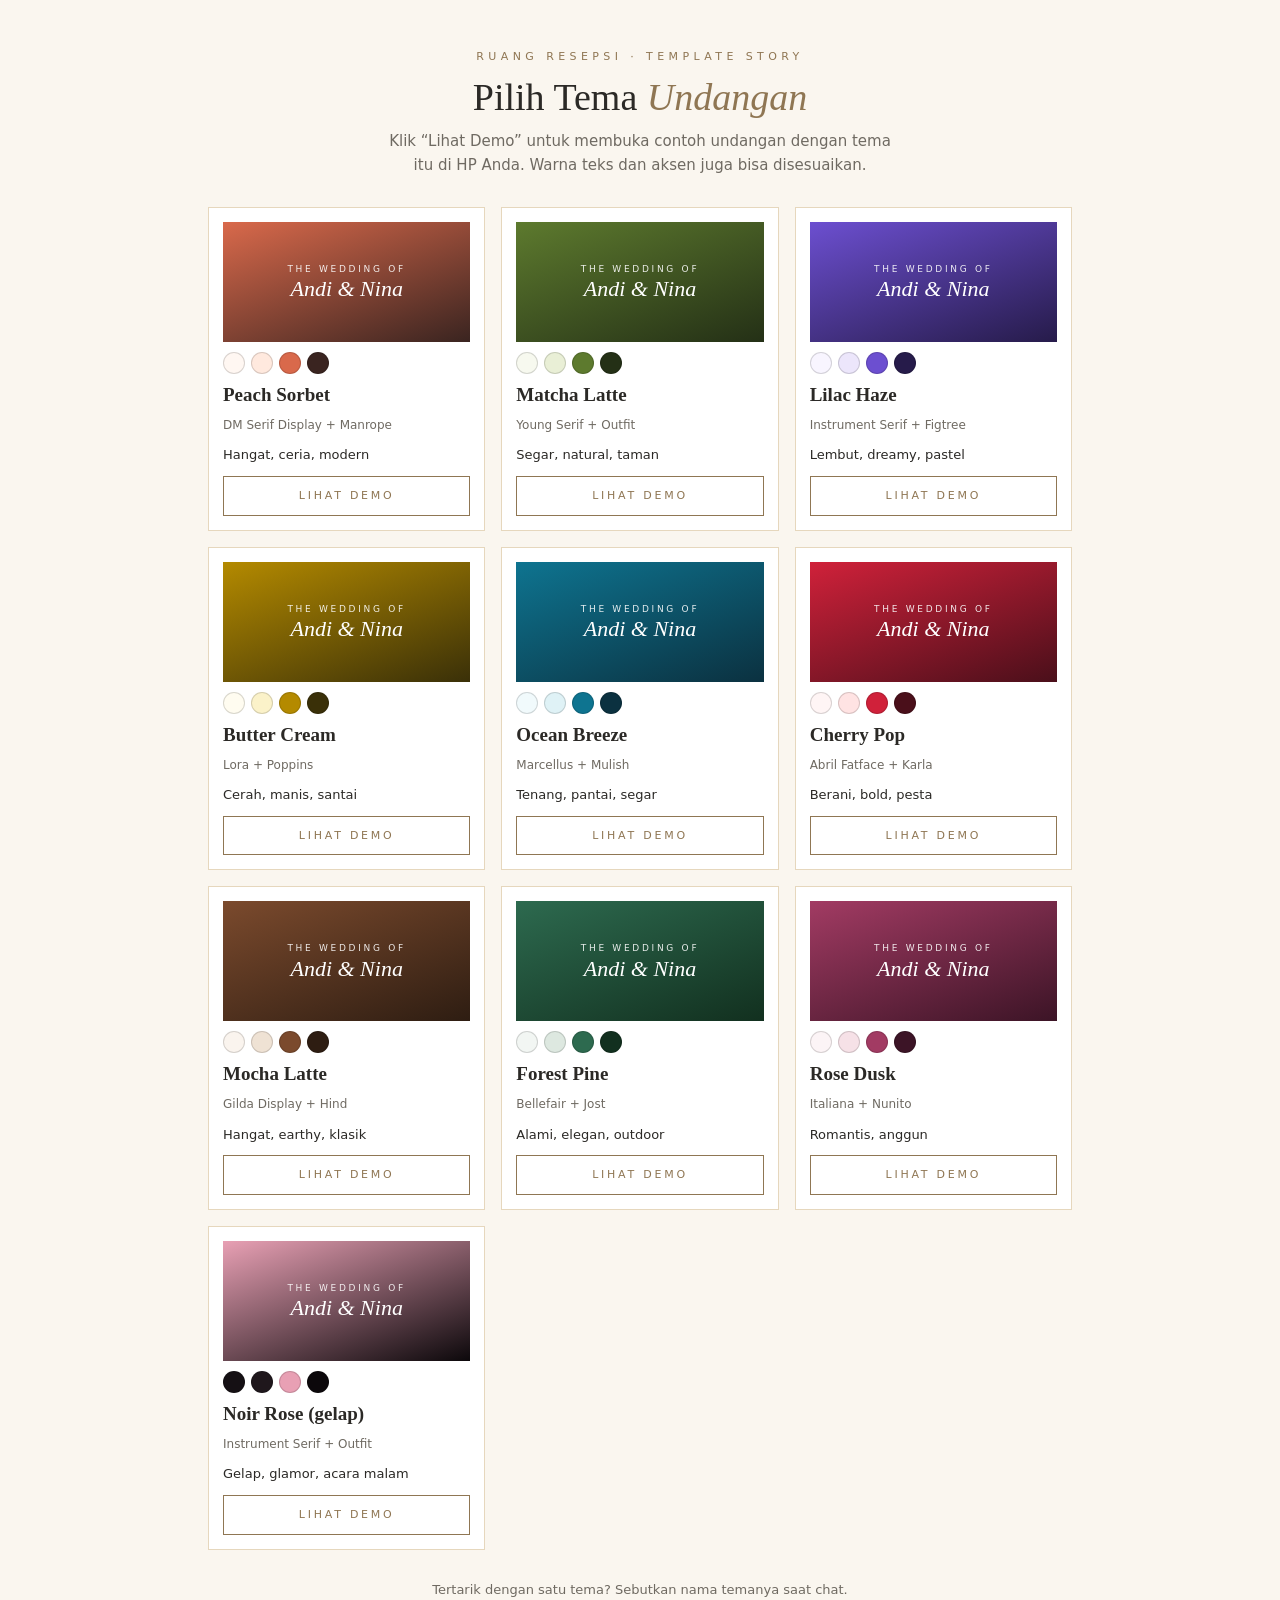
<file: katalog.html>
<!DOCTYPE html>
<html lang="id"><head><meta charset="utf-8">
<meta name="viewport" content="width=device-width, initial-scale=1, viewport-fit=cover">
<title>Katalog Tema Undangan Digital · Ruang Resepsi</title>
<meta name="description" content="10 pilihan tema warna undangan pernikahan digital. Klik untuk melihat contoh langsung.">
<meta name="theme-color" content="#faf6ef">
<link rel="icon" href="data:,">
<style>
:root{--bg:#faf6ef;--tx:#2b2926;--mu:#6f6a62;--ac:#8f7653;--ln:#e6d7bd;color-scheme:light;box-sizing:border-box;padding-top:env(safe-area-inset-top,0px);padding-bottom:env(safe-area-inset-bottom,0px)}
*,*::before,*::after{box-sizing:inherit}
body{margin:0;background:var(--bg);color:var(--tx);font:15px/1.6 system-ui,-apple-system,"Segoe UI",sans-serif;text-align:center}
main{max-width:900px;margin:0 auto;padding:48px 18px 60px}
.eb{font-size:11px;letter-spacing:.4em;text-transform:uppercase;color:var(--ac)}
h1{font:400 38px/1.15 Georgia,"Times New Roman",serif;margin:10px 0}
h1 em{color:var(--ac)}
p.s{color:var(--mu);max-width:520px;margin:0 auto 30px}
.gr{display:grid;gap:16px;grid-template-columns:repeat(auto-fill,minmax(250px,1fr));text-align:left}
.c{background:#fff;border:1px solid var(--ln);padding:14px;display:flex;flex-direction:column;gap:10px}
.pv{height:120px;display:flex;flex-direction:column;justify-content:center;align-items:center;color:#fff;text-align:center}
.pv i{font:italic 22px Georgia,serif}.pv small{font-size:9px;letter-spacing:.3em;text-transform:uppercase;opacity:.9}
.sw{display:flex;gap:6px}.sw span{width:22px;height:22px;border-radius:50%;border:1px solid rgba(0,0,0,.15)}
.c b{font:600 19px Georgia,serif}.c .f{font-size:12px;color:var(--mu)}.c .d{font-size:13px}
.c a{margin-top:auto;text-align:center;text-decoration:none;color:var(--ac);border:1px solid var(--ac);padding:10px;font-size:11px;letter-spacing:.25em;text-transform:uppercase}
.c a:hover{background:var(--ac);color:#fff}
.n{margin-top:30px;font-size:13px;color:var(--mu)}
</style></head><body><main>
<div class="eb">Ruang Resepsi · Template Story</div>
<h1>Pilih Tema <em>Undangan</em></h1>
<p class="s">Klik “Lihat Demo” untuk membuka contoh undangan dengan tema itu di HP Anda. Warna teks dan aksen juga bisa disesuaikan.</p>
<div class="gr" id="gr"></div>
<p class="n">Tertarik dengan satu tema? Sebutkan nama temanya saat chat.</p>
</main>
<script>
/* nama, kunci (sama dengan themes.js), latar gelap cover, aksen, warna lembut 1, warna lembut 2, font, cocok untuk */
var T=[["Peach Sorbet","peach","#3a2420","#d9694b","#fff7f2","#ffe9de","DM Serif Display + Manrope","Hangat, ceria, modern"],
["Matcha Latte","matcha","#243016","#5d7a2e","#f7f9ef","#e9efd6","Young Serif + Outfit","Segar, natural, taman"],
["Lilac Haze","lilac","#261b4a","#6c4fd0","#f8f5ff","#ece6fb","Instrument Serif + Figtree","Lembut, dreamy, pastel"],
["Butter Cream","butter","#3a3008","#b48a00","#fffcf0","#fbf2c9","Lora + Poppins","Cerah, manis, santai"],
["Ocean Breeze","ocean","#0b3140","#0e7490","#f1fafc","#dff2f6","Marcellus + Mulish","Tenang, pantai, segar"],
["Cherry Pop","cherry","#4a0f1a","#d0213a","#fff5f5","#ffe3e3","Abril Fatface + Karla","Berani, bold, pesta"],
["Mocha Latte","mocha","#2e1d12","#7b4a2d","#faf4ee","#efe2d4","Gilda Display + Hind","Hangat, earthy, klasik"],
["Forest Pine","forest","#12301f","#2d6a4f","#f2f6f3","#dde8e0","Bellefair + Jost","Alami, elegan, outdoor"],
["Rose Dusk","dusk","#3c1426","#a23b63","#fcf4f6","#f6e1e7","Italiana + Nunito","Romantis, anggun"],
["Noir Rose (gelap)","noir","#0c080b","#e8a0b4","#151014","#1f171c","Instrument Serif + Outfit","Gelap, glamor, acara malam"]];
document.getElementById("gr").innerHTML=T.map(function(t){
 return '<div class="c"><div class="pv" style="background:linear-gradient(160deg,'+t[3]+','+t[2]+')"><small>The Wedding of</small><i>Andi &amp; Nina</i></div>'+
 '<div class="sw"><span style="background:'+t[4]+'"></span><span style="background:'+t[5]+'"></span><span style="background:'+t[3]+'"></span><span style="background:'+t[2]+'"></span></div>'+
 '<b>'+t[0]+'</b><div class="f">'+t[6]+'</div><div class="d">'+t[7]+'</div>'+
 '<a href="./?theme='+t[1]+'" target="_blank" rel="noopener">Lihat Demo</a></div>'}).join("");
</script></body></html>
</file>
